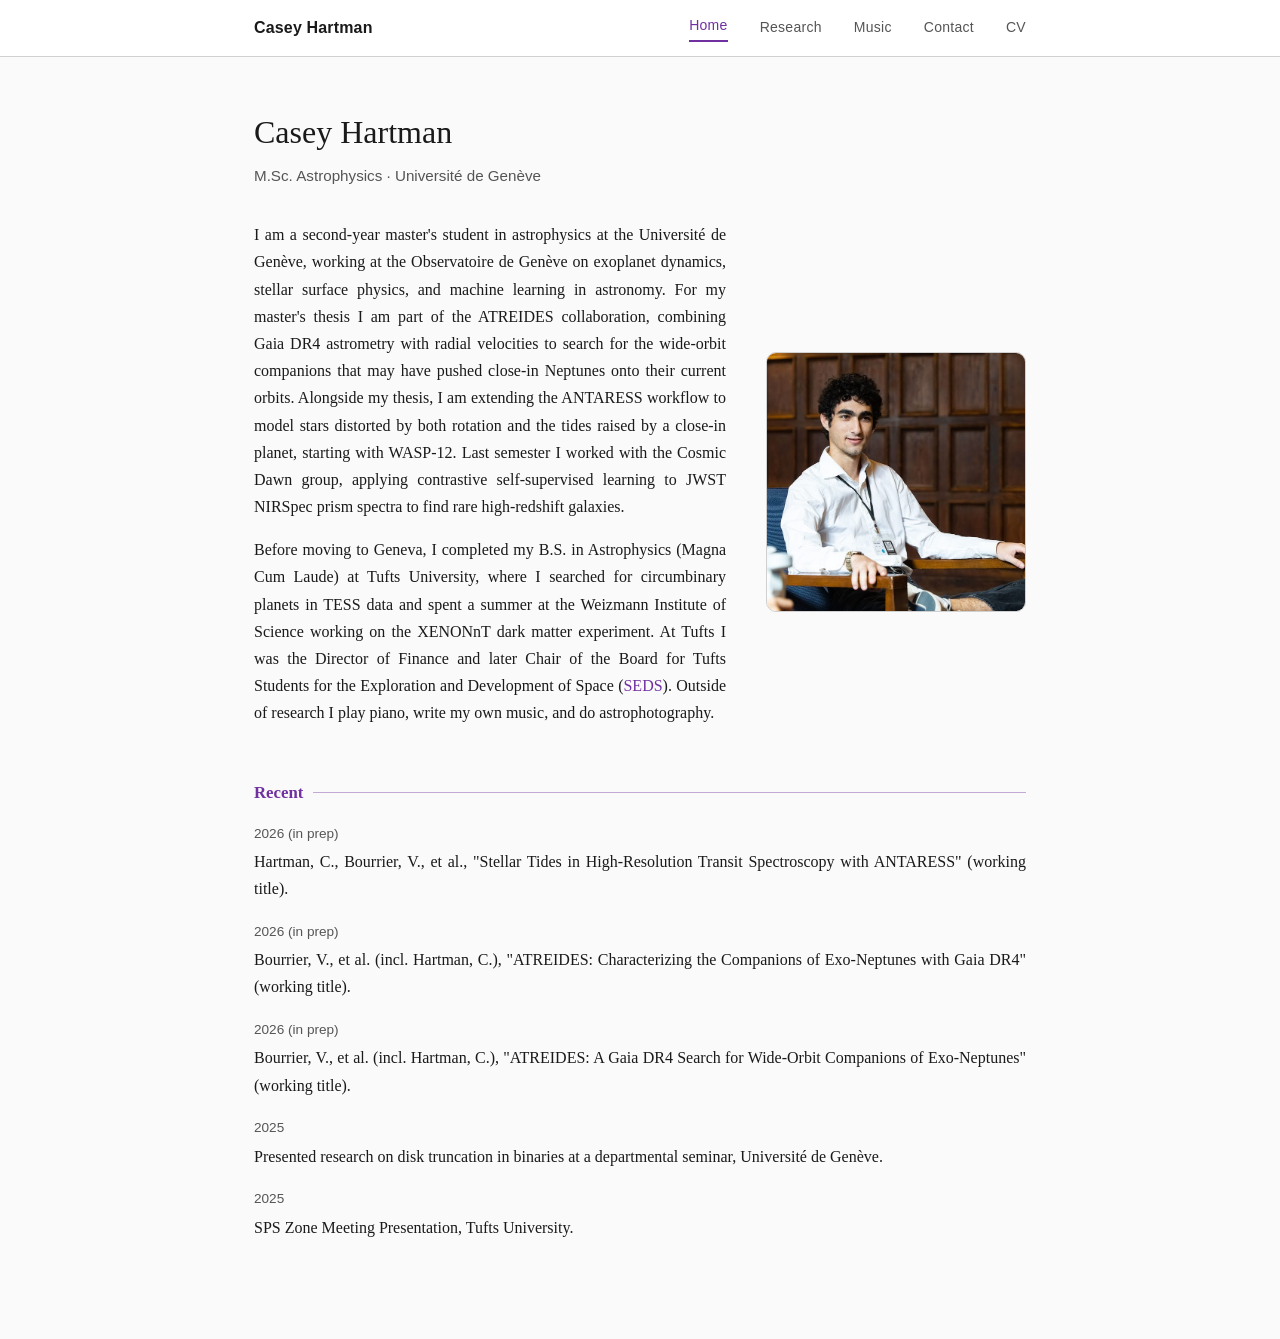
<file: index.html>
<!DOCTYPE html>
<html lang="en">
<head>
  <meta charset="UTF-8">
  <meta name="viewport" content="width=device-width, initial-scale=1.0">
  <title>Casey Hartman</title>
  <link rel="stylesheet" href="css/style.css?v=2">
</head>
<body>

  <nav>
    <div class="nav-inner">
      <a class="site-name" href="index.html">Casey Hartman</a>
      <a class="active" href="index.html">Home</a>
      <a href="research.html">Research</a>
      <a href="music.html">Music</a>
      <a href="contact.html">Contact</a>
      <a href="cv.pdf" target="_blank" rel="noopener">CV</a>
    </div>
  </nav>

  <main>
    <h1>Casey Hartman</h1>
    <p class="subtitle">M.Sc. Astrophysics · Université de Genève</p>

    <div class="intro">
      <div class="intro-text">
        <p>
          I am a second-year master's student in astrophysics at the Université de Genève, working at
          the Observatoire de Genève on exoplanet dynamics, stellar surface physics, and machine learning
          in astronomy. For my master's thesis I am part of the ATREIDES collaboration, combining Gaia DR4
          astrometry with radial velocities to search for the wide-orbit companions that may have pushed
          close-in Neptunes onto their current orbits. Alongside my thesis, I am extending the ANTARESS
          workflow to model stars distorted by both rotation and the tides raised by a close-in planet,
          starting with WASP-12. Last semester I worked with the Cosmic Dawn group, applying contrastive
          self-supervised learning to JWST NIRSpec prism spectra to find rare high-redshift galaxies.
        </p>

        <p>
          Before moving to Geneva, I completed my B.S. in Astrophysics (Magna Cum Laude) at
          Tufts University, where I searched for circumbinary planets in TESS data and spent
          a summer at the Weizmann Institute of Science working on the XENONnT dark matter
          experiment. At Tufts I was the Director of Finance and later Chair of the Board for Tufts
          Students for the Exploration and Development of Space (<a href="https://sedstufts.org/" target="_blank" rel="noopener">SEDS</a>). Outside of research I play
          piano, write my own music, and do astrophotography.
        </p>
      </div>
      <img class="profile-photo" src="photo.jpg" alt="Casey Hartman">
    </div>

    <h2>Recent</h2>

    <div class="cv-entry">
      <div class="cv-meta">2026 (in prep)</div>
      <p>
        Hartman, C., Bourrier, V., et al., "Stellar Tides in High-Resolution Transit Spectroscopy
        with ANTARESS" (working title).
      </p>
    </div>

    <div class="cv-entry">
      <div class="cv-meta">2026 (in prep)</div>
      <p>
        Bourrier, V., et al. (incl. Hartman, C.), "ATREIDES: Characterizing the Companions of
        Exo-Neptunes with Gaia DR4" (working title).
      </p>
    </div>

    <div class="cv-entry">
      <div class="cv-meta">2026 (in prep)</div>
      <p>
        Bourrier, V., et al. (incl. Hartman, C.), "ATREIDES: A Gaia DR4 Search for Wide-Orbit
        Companions of Exo-Neptunes" (working title).
      </p>
    </div>

    <div class="cv-entry">
      <div class="cv-meta">2025</div>
      <p>
        Presented research on disk truncation in binaries at a departmental seminar,
        Université de Genève.
      </p>
    </div>

    <div class="cv-entry">
      <div class="cv-meta">2025</div>
      <p>SPS Zone Meeting Presentation, Tufts University.</p>
    </div>

  </main>

</body>
</html>
</file>
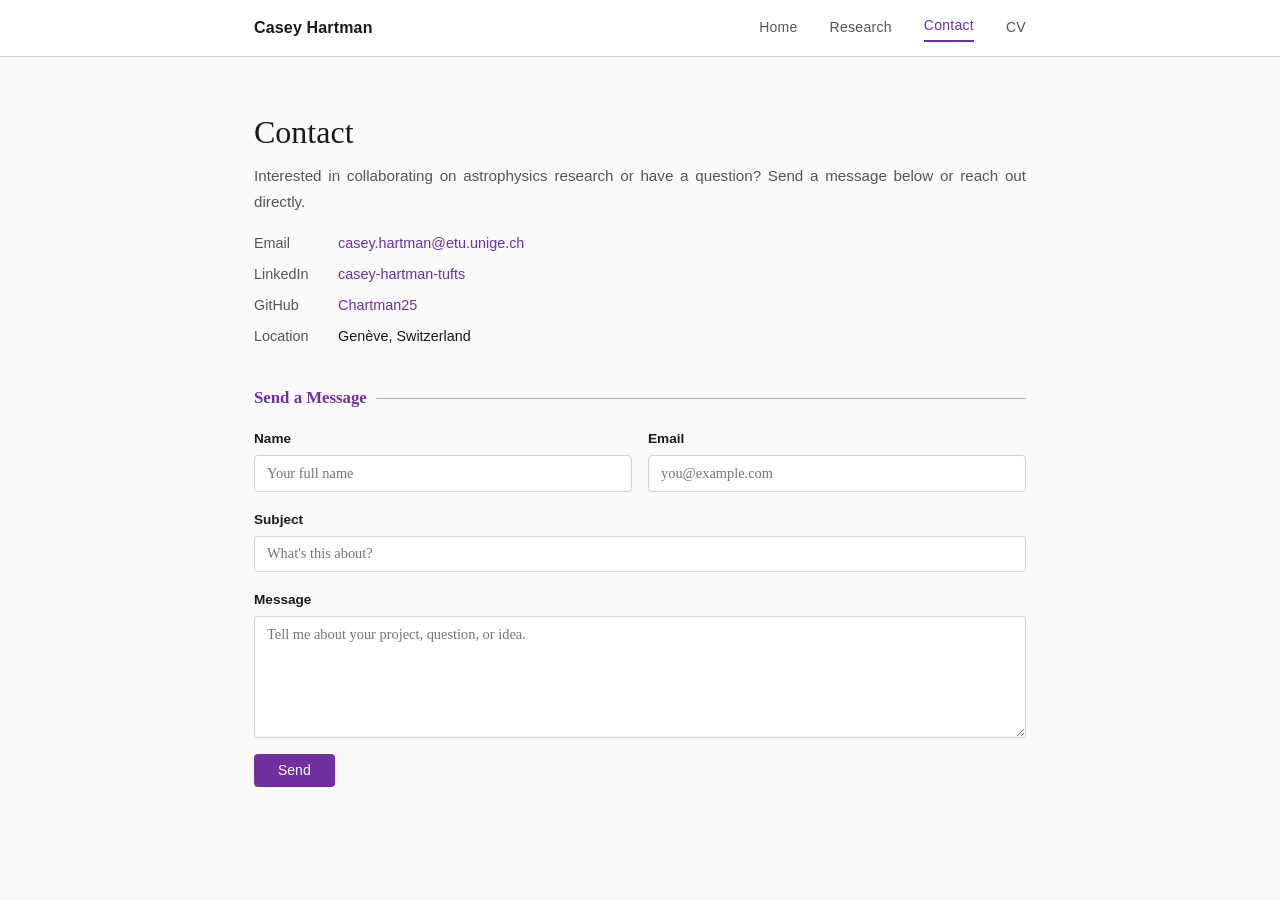
<file: about.html>
<!DOCTYPE html>
<html lang="en">
<head>
  <meta charset="UTF-8">
  <meta name="viewport" content="width=device-width, initial-scale=1.0">
  <title>Contact · Casey Hartman</title>
  <link rel="stylesheet" href="css/style.css">
</head>
<body>

  <nav>
    <div class="nav-inner">
      <a class="site-name" href="index.html">Casey Hartman</a>
      <a href="index.html">Home</a>
      <a href="research.html">Research</a>
      <a class="active" href="about.html">Contact</a>
      <a href="cv.pdf" target="_blank" rel="noopener">CV</a>
    </div>
  </nav>

  <main>
    <div class="contact-hero">
      <div class="contact-intro">
        <h1>Contact</h1>
        <p class="subtitle" style="margin-bottom: 1rem;">Interested in collaborating on astrophysics research or have a question? Send a message below or reach out directly.</p>
        <ul class="contact-list">
          <li><span>Email</span> <a href="mailto:casey.hartman@etu.unige.ch">casey.hartman@etu.unige.ch</a></li>
          <li><span>LinkedIn</span> <a href="https://linkedin.com/in/casey-hartman-tufts" target="_blank" rel="noopener">casey-hartman-tufts</a></li>
          <li><span>GitHub</span> <a href="https://github.com/Chartman25" target="_blank" rel="noopener">Chartman25</a></li>
          <li><span>Location</span> Genève, Switzerland</li>
        </ul>
      </div>
    </div>

    <h2>Send a Message</h2>

    <form class="contact-form" action="https://formspree.io/f/xwvazeya" method="POST">
      <div class="form-row">
        <div class="form-group">
          <label for="name">Name</label>
          <input type="text" id="name" name="name" placeholder="Your full name" required>
        </div>
        <div class="form-group">
          <label for="email">Email</label>
          <input type="email" id="email" name="email" placeholder="you@example.com" required>
        </div>
      </div>
      <div class="form-group">
        <label for="subject">Subject</label>
        <input type="text" id="subject" name="subject" placeholder="What's this about?">
      </div>
      <div class="form-group">
        <label for="message">Message</label>
        <textarea id="message" name="message" rows="6" placeholder="Tell me about your project, question, or idea." required></textarea>
      </div>
      <button type="submit">Send</button>
    </form>

  </main>

</body>
</html>
</file>
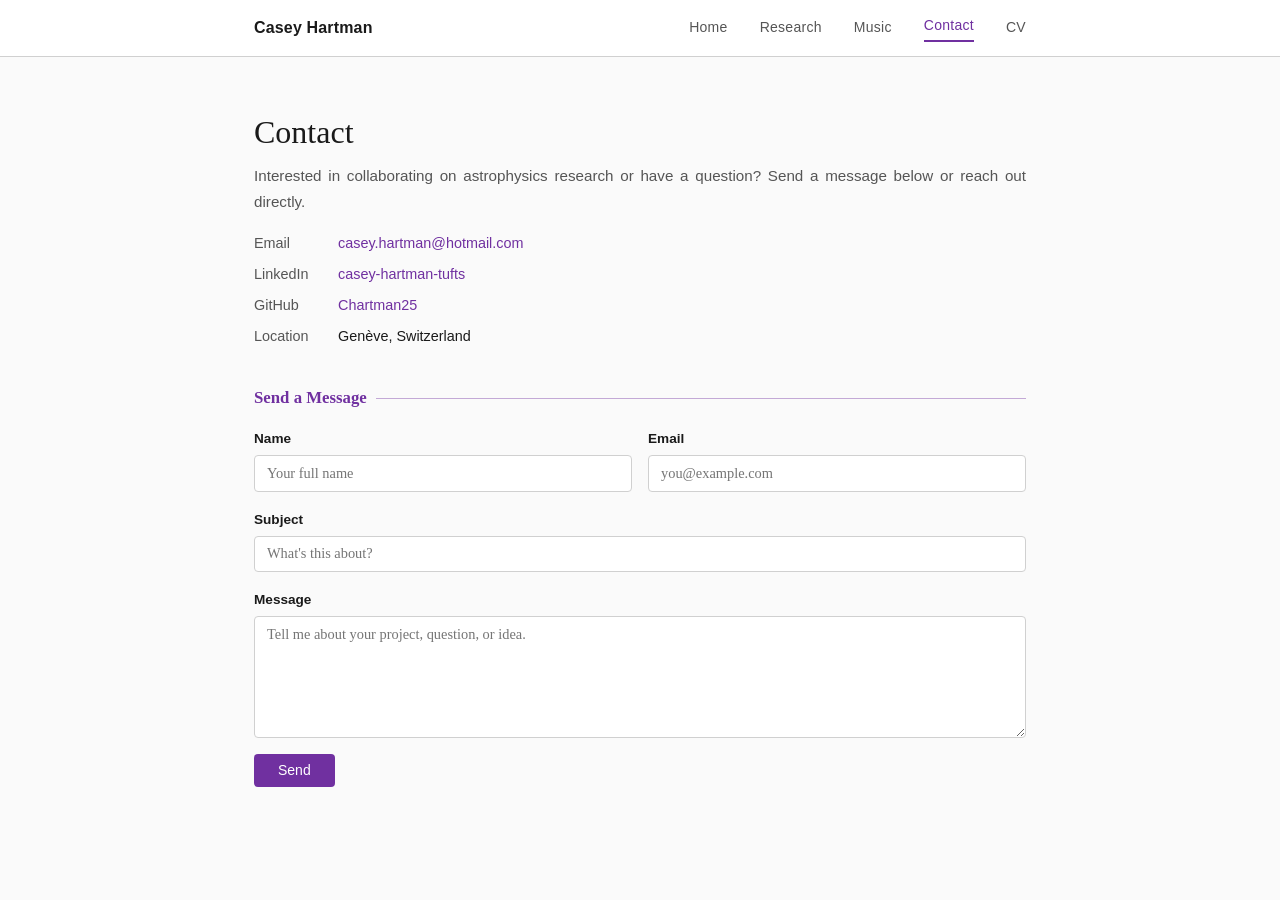
<file: contact.html>
<!DOCTYPE html>
<html lang="en">
<head>
  <meta charset="UTF-8">
  <meta name="viewport" content="width=device-width, initial-scale=1.0">
  <title>Contact · Casey Hartman</title>
  <link rel="stylesheet" href="css/style.css?v=2">
</head>
<body>

  <nav>
    <div class="nav-inner">
      <a class="site-name" href="index.html">Casey Hartman</a>
      <a href="index.html">Home</a>
      <a href="research.html">Research</a>
      <a href="music.html">Music</a>
      <a class="active" href="contact.html">Contact</a>
      <a href="cv.pdf" target="_blank" rel="noopener">CV</a>
    </div>
  </nav>

  <main>
    <div class="contact-hero">
      <div class="contact-intro">
        <h1>Contact</h1>
        <p class="subtitle" style="margin-bottom: 1rem;">Interested in collaborating on astrophysics research or have a question? Send a message below or reach out directly.</p>
        <ul class="contact-list">
          <li><span>Email</span> <a href="mailto:casey.hartman@hotmail.com">casey.hartman@hotmail.com</a></li>
          <li><span>LinkedIn</span> <a href="https://linkedin.com/in/casey-hartman-tufts" target="_blank" rel="noopener">casey-hartman-tufts</a></li>
          <li><span>GitHub</span> <a href="https://github.com/Chartman25" target="_blank" rel="noopener">Chartman25</a></li>
          <li><span>Location</span> Genève, Switzerland</li>
        </ul>
      </div>
    </div>

    <h2>Send a Message</h2>

    <form class="contact-form" action="https://formspree.io/f/xwvazeya" method="POST">
      <div class="form-row">
        <div class="form-group">
          <label for="name">Name</label>
          <input type="text" id="name" name="name" placeholder="Your full name" required>
        </div>
        <div class="form-group">
          <label for="email">Email</label>
          <input type="email" id="email" name="email" placeholder="you@example.com" required>
        </div>
      </div>
      <div class="form-group">
        <label for="subject">Subject</label>
        <input type="text" id="subject" name="subject" placeholder="What's this about?">
      </div>
      <div class="form-group">
        <label for="message">Message</label>
        <textarea id="message" name="message" rows="6" placeholder="Tell me about your project, question, or idea." required></textarea>
      </div>
      <button type="submit">Send</button>
    </form>

  </main>

</body>
</html>
</file>
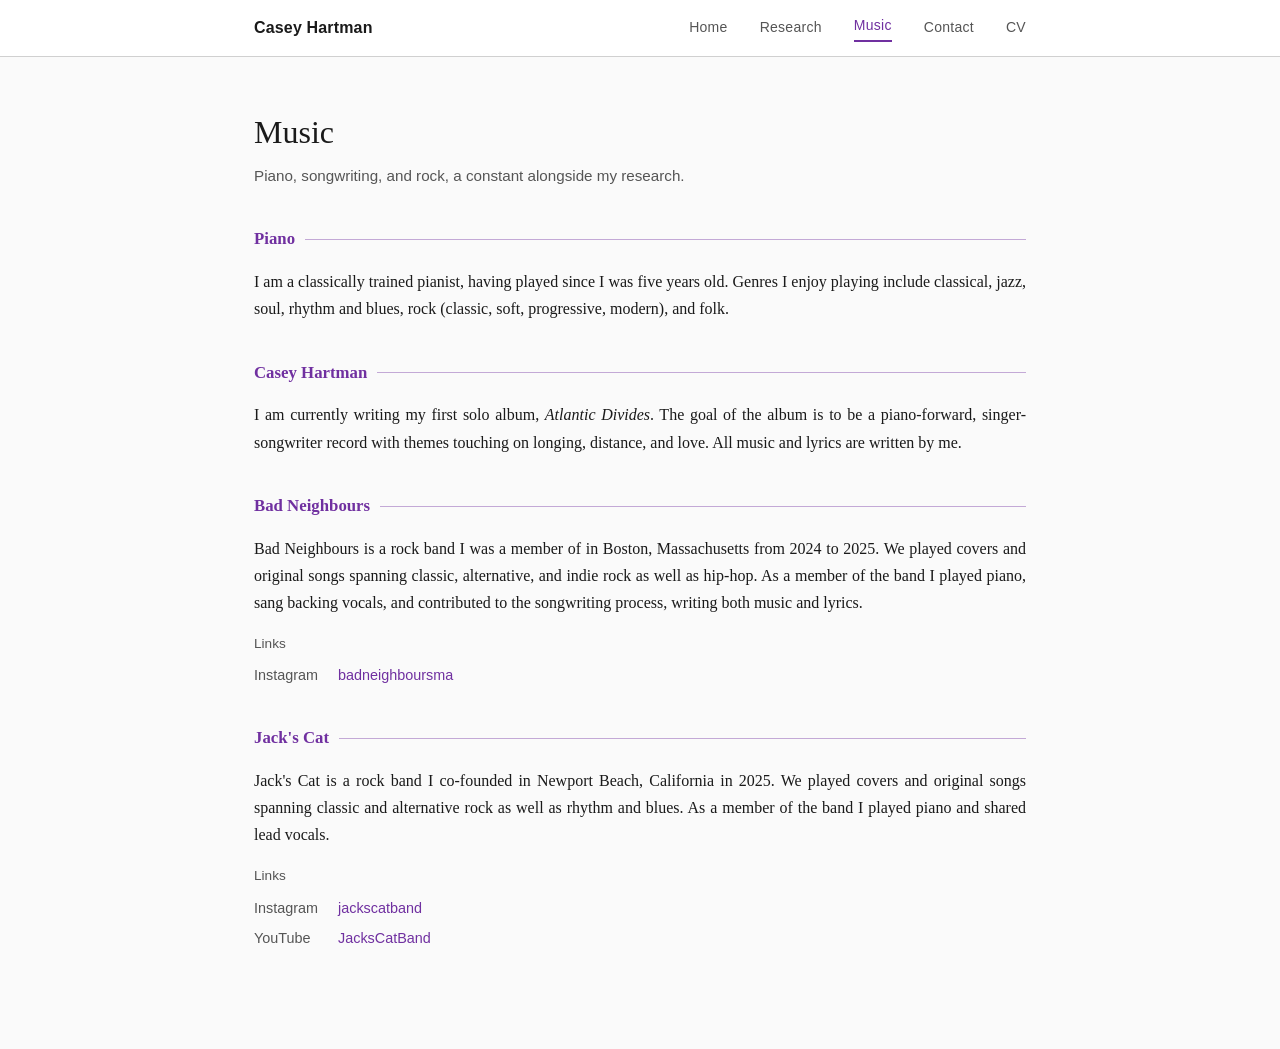
<file: music.html>
<!DOCTYPE html>
<html lang="en">
<head>
  <meta charset="UTF-8">
  <meta name="viewport" content="width=device-width, initial-scale=1.0">
  <title>Music · Casey Hartman</title>
  <link rel="stylesheet" href="css/style.css?v=2">
</head>
<body>

  <nav>
    <div class="nav-inner">
      <a class="site-name" href="index.html">Casey Hartman</a>
      <a href="index.html">Home</a>
      <a href="research.html">Research</a>
      <a class="active" href="music.html">Music</a>
      <a href="contact.html">Contact</a>
      <a href="cv.pdf" target="_blank" rel="noopener">CV</a>
    </div>
  </nav>

  <main>
    <h1>Music</h1>
    <p class="subtitle">Piano, songwriting, and rock, a constant alongside my research.</p>

    <h2>Piano</h2>

    <p>
      I am a classically trained pianist, having played since I was five years old.
      Genres I enjoy playing include classical, jazz, soul, rhythm and blues, rock (classic,
      soft, progressive, modern), and folk.
    </p>

    <h2>Casey Hartman</h2>

    <p>
      I am currently writing my first solo album, <em>Atlantic Divides</em>. The goal of the
      album is to be a piano-forward, singer-songwriter record with themes touching on longing,
      distance, and love. All music and lyrics are written by me.
    </p>

    <h2>Bad Neighbours</h2>

    <p>
      Bad Neighbours is a rock band I was a member of in Boston, Massachusetts from 2024 to 2025.
      We played covers and original songs spanning classic, alternative, and indie rock as well as
      hip-hop. As a member of the band I played piano, sang backing vocals, and contributed to the
      songwriting process, writing both music and lyrics.
    </p>

    <div class="cv-entry">
      <div class="cv-meta">Links</div>
      <ul class="contact-list">
        <li><span>Instagram</span> <a href="https://www.instagram.com/badneighboursma" target="_blank" rel="noopener">badneighboursma</a></li>
      </ul>
    </div>

    <h2>Jack's Cat</h2>

    <p>
      Jack's Cat is a rock band I co-founded in Newport Beach, California in 2025. We played covers
      and original songs spanning classic and alternative rock as well as rhythm and blues. As a
      member of the band I played piano and shared lead vocals.
    </p>

    <div class="cv-entry">
      <div class="cv-meta">Links</div>
      <ul class="contact-list">
        <li><span>Instagram</span> <a href="https://www.instagram.com/jackscatband" target="_blank" rel="noopener">jackscatband</a></li>
        <li><span>YouTube</span> <a href="https://www.youtube.com/@JacksCatBand" target="_blank" rel="noopener">JacksCatBand</a></li>
      </ul>
    </div>

  </main>

</body>
</html>
</file>
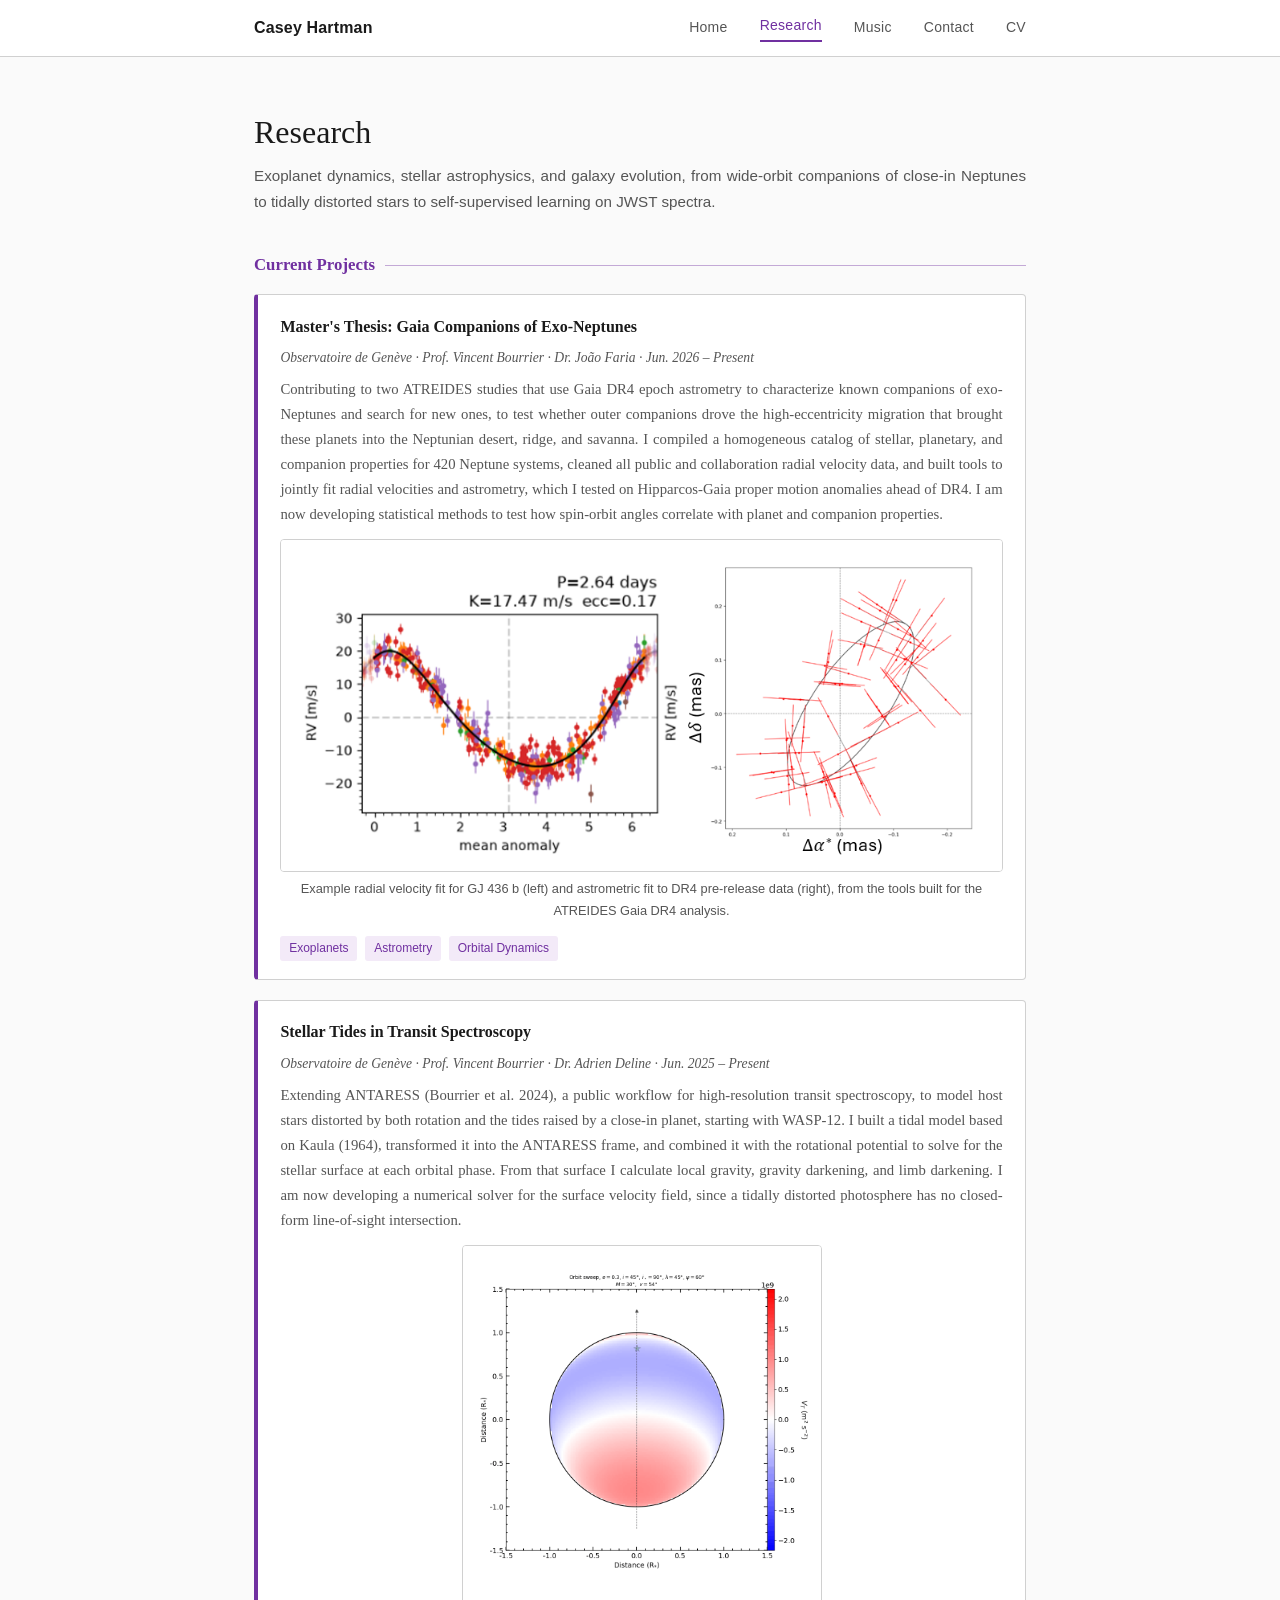
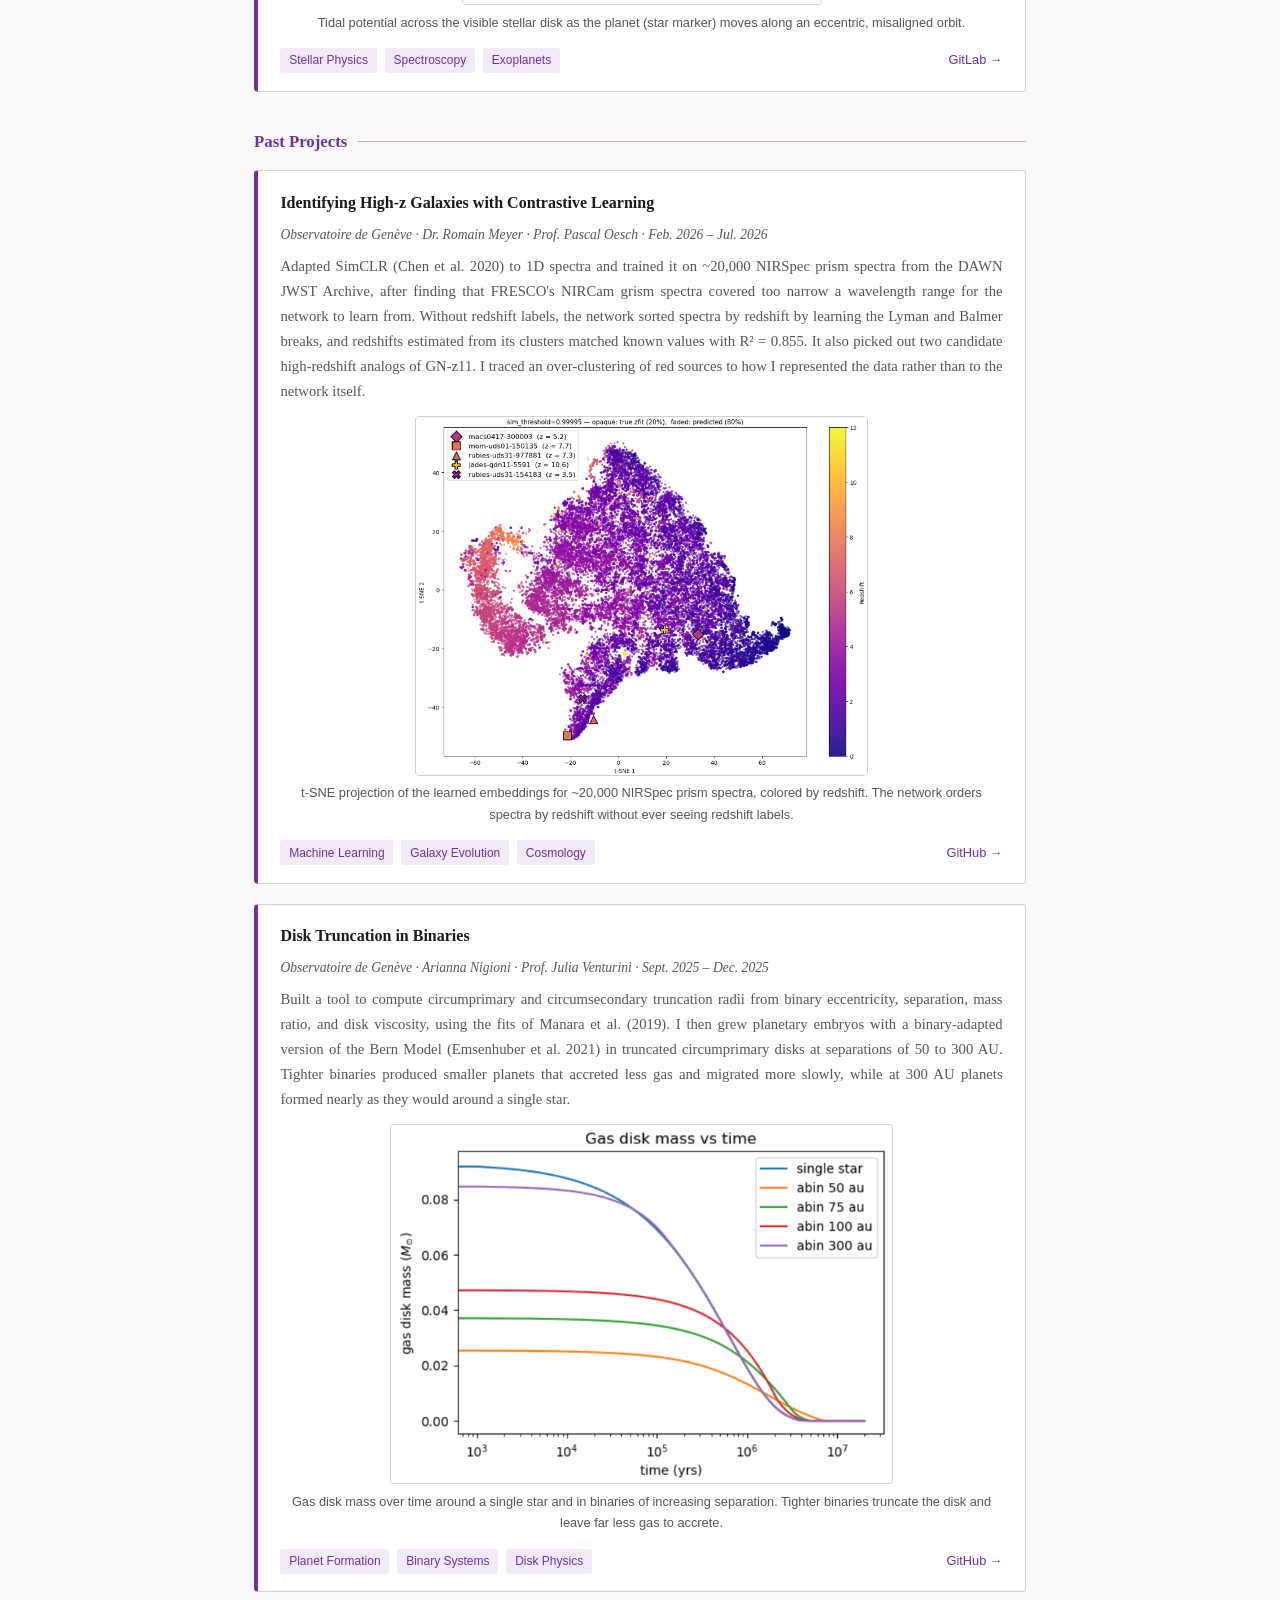
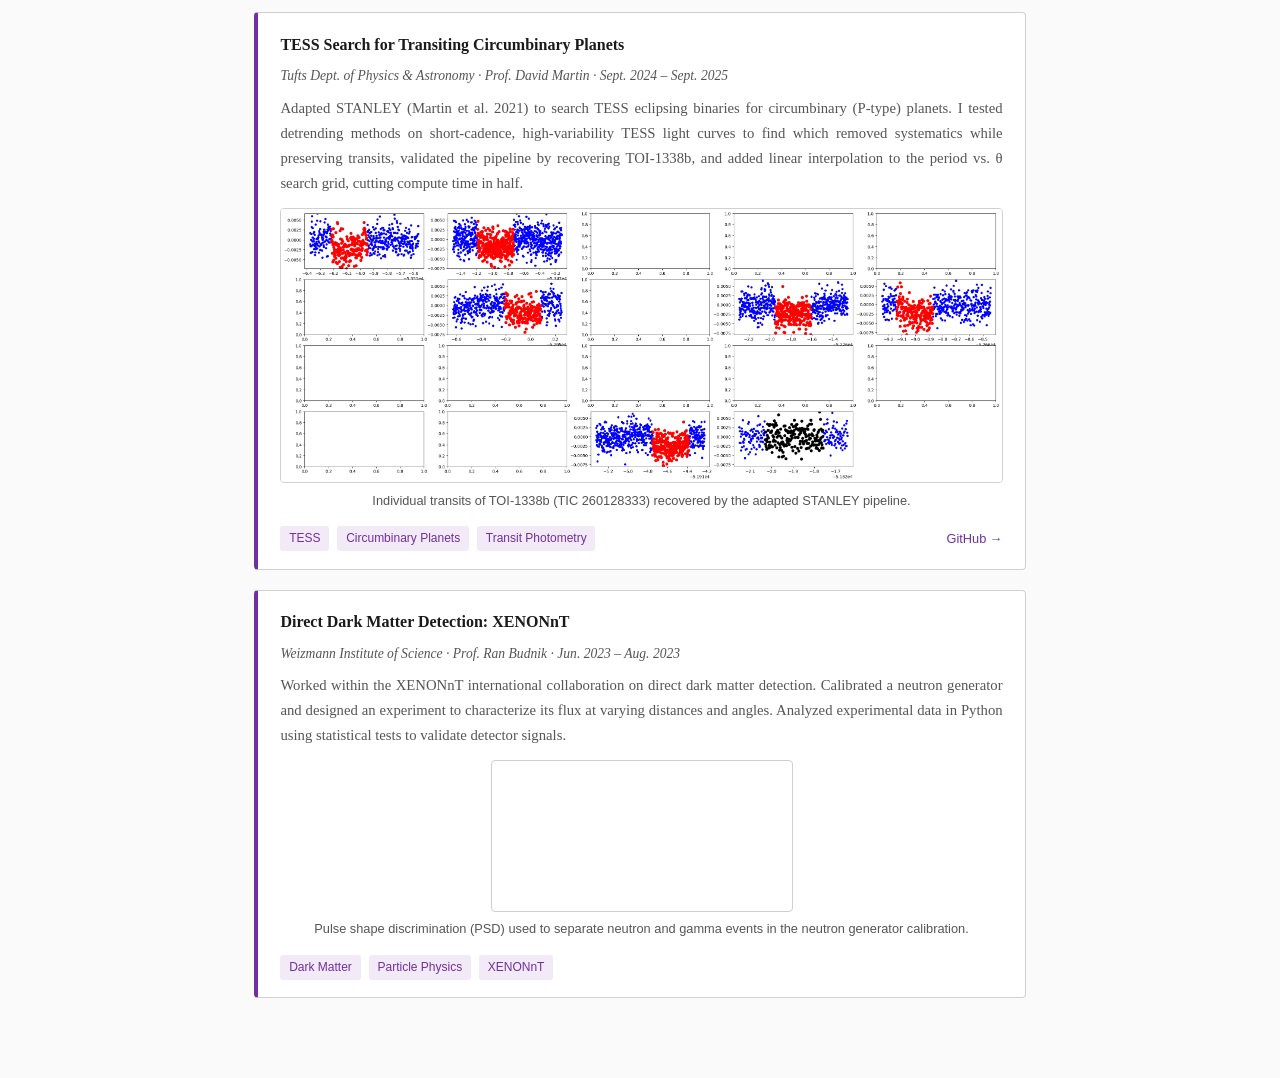
<file: research.html>
<!DOCTYPE html>
<html lang="en">
<head>
  <meta charset="UTF-8">
  <meta name="viewport" content="width=device-width, initial-scale=1.0">
  <title>Research · Casey Hartman</title>
  <link rel="stylesheet" href="css/style.css?v=2">
</head>
<body>

  <nav>
    <div class="nav-inner">
      <a class="site-name" href="index.html">Casey Hartman</a>
      <a href="index.html">Home</a>
      <a class="active" href="research.html">Research</a>
      <a href="music.html">Music</a>
      <a href="contact.html">Contact</a>
      <a href="cv.pdf" target="_blank" rel="noopener">CV</a>
    </div>
  </nav>

  <main>
    <h1>Research</h1>
    <p class="subtitle">
      Exoplanet dynamics, stellar astrophysics, and galaxy evolution, from wide-orbit companions of
      close-in Neptunes to tidally distorted stars to self-supervised learning on JWST spectra.
    </p>

    <h2>Current Projects</h2>
    <div class="project-list">

      <div class="project-card">
        <h3>Master's Thesis: Gaia Companions of Exo-Neptunes</h3>
        <div class="card-meta">Observatoire de Genève · Prof. Vincent Bourrier · Dr. João Faria · Jun. 2026 – Present</div>
        <p>
          Contributing to two ATREIDES studies that use Gaia DR4 epoch astrometry to characterize known
          companions of exo-Neptunes and search for new ones, to test whether outer companions drove the
          high-eccentricity migration that brought these planets into the Neptunian desert, ridge, and
          savanna. I compiled a homogeneous catalog of stellar, planetary, and companion properties for
          420 Neptune systems, cleaned all public and collaboration radial velocity data, and built tools
          to jointly fit radial velocities and astrometry, which I tested on Hipparcos-Gaia proper motion
          anomalies ahead of DR4. I am now developing statistical methods to test how spin-orbit angles
          correlate with planet and companion properties.
        </p>
        <figure class="project-fig">
          <img src="images/gaia_neptunes.png" alt="Phase-folded radial velocity curve with a Keplerian fit (left) and astrometric orbit with Gaia scan-direction measurements (right)" loading="lazy">
          <figcaption>Example radial velocity fit for GJ 436 b (left) and astrometric fit to DR4 pre-release data (right), from the tools built for the ATREIDES Gaia DR4 analysis.</figcaption>
        </figure>
        <div class="tag-row">
          <span class="tag">Exoplanets</span>
          <span class="tag">Astrometry</span>
          <span class="tag">Orbital Dynamics</span>
        </div>
      </div>

      <div class="project-card">
        <h3>Stellar Tides in Transit Spectroscopy</h3>
        <div class="card-meta">Observatoire de Genève · Prof. Vincent Bourrier · Dr. Adrien Deline · Jun. 2025 – Present</div>
        <p>
          Extending ANTARESS (Bourrier et al. 2024), a public workflow for high-resolution transit
          spectroscopy, to model host stars distorted by both rotation and the tides raised by a close-in
          planet, starting with WASP-12. I built a tidal model based on Kaula (1964), transformed it into
          the ANTARESS frame, and combined it with the rotational potential to solve for the stellar
          surface at each orbital phase. From that surface I calculate local gravity, gravity darkening,
          and limb darkening. I am now developing a numerical solver for the surface velocity field, since
          a tidally distorted photosphere has no closed-form line-of-sight intersection.
        </p>
        <figure class="project-fig">
          <img src="images/antaress_tides.gif" alt="Animated map of the tidal potential across the stellar disk as a planet moves along its orbit" loading="lazy">
          <figcaption>Tidal potential across the visible stellar disk as the planet (star marker) moves along an eccentric, misaligned orbit.</figcaption>
        </figure>
        <div class="tag-row">
          <span class="tag">Stellar Physics</span>
          <span class="tag">Spectroscopy</span>
          <span class="tag">Exoplanets</span>
          <a class="gh-link" href="https://gitlab.unige.ch/spice_dune/antaress" target="_blank" rel="noopener">GitLab →</a>
        </div>
      </div>

    </div>

    <h2>Past Projects</h2>
    <div class="project-list">

      <div class="project-card">
        <h3>Identifying High-z Galaxies with Contrastive Learning</h3>
        <div class="card-meta">Observatoire de Genève · Dr. Romain Meyer · Prof. Pascal Oesch · Feb. 2026 – Jul. 2026</div>
        <p>
          Adapted SimCLR (Chen et al. 2020) to 1D spectra and trained it on ~20,000 NIRSpec prism spectra
          from the DAWN JWST Archive, after finding that FRESCO's NIRCam grism spectra covered too narrow a
          wavelength range for the network to learn from. Without redshift labels, the network sorted
          spectra by redshift by learning the Lyman and Balmer breaks, and redshifts estimated from its
          clusters matched known values with R² = 0.855. It also picked out two candidate high-redshift
          analogs of GN-z11. I traced an over-clustering of red sources to how I represented the data
          rather than to the network itself.
        </p>
        <figure class="project-fig">
          <img src="images/simclr_jwst.png" alt="t-SNE map of contrastive-learning embeddings for JWST NIRSpec prism spectra, colored by redshift, with notable sources marked" loading="lazy">
          <figcaption>t-SNE projection of the learned embeddings for ~20,000 NIRSpec prism spectra, colored by redshift. The network orders spectra by redshift without ever seeing redshift labels.</figcaption>
        </figure>
        <div class="tag-row">
          <span class="tag">Machine Learning</span>
          <span class="tag">Galaxy Evolution</span>
          <span class="tag">Cosmology</span>
          <a class="gh-link" href="https://github.com/Chartman25/glq_mpia" target="_blank" rel="noopener">GitHub →</a>
        </div>
      </div>

      <div class="project-card">
        <h3>Disk Truncation in Binaries</h3>
        <div class="card-meta">Observatoire de Genève · Arianna Nigioni · Prof. Julia Venturini · Sept. 2025 – Dec. 2025</div>
        <p>
          Built a tool to compute circumprimary and circumsecondary truncation radii from binary
          eccentricity, separation, mass ratio, and disk viscosity, using the fits of Manara et al. (2019).
          I then grew planetary embryos with a binary-adapted version of the Bern Model (Emsenhuber et al.
          2021) in truncated circumprimary disks at separations of 50 to 300 AU. Tighter binaries produced
          smaller planets that accreted less gas and migrated more slowly, while at 300 AU planets formed
          nearly as they would around a single star.
        </p>
        <figure class="project-fig">
          <img src="images/disk_truncation.png" alt="Gas disk mass versus time for a single star and for binaries with separations of 50, 75, 100, and 300 au" loading="lazy">
          <figcaption>Gas disk mass over time around a single star and in binaries of increasing separation. Tighter binaries truncate the disk and leave far less gas to accrete.</figcaption>
        </figure>
        <div class="tag-row">
          <span class="tag">Planet Formation</span>
          <span class="tag">Binary Systems</span>
          <span class="tag">Disk Physics</span>
          <a class="gh-link" href="https://github.com/Chartman25/UnigeMasters/tree/main/Astrophysics_Lab_Disc_Truncation" target="_blank" rel="noopener">GitHub →</a>
        </div>
      </div>

      <div class="project-card">
        <h3>TESS Search for Transiting Circumbinary Planets</h3>
        <div class="card-meta">Tufts Dept. of Physics &amp; Astronomy · Prof. David Martin · Sept. 2024 – Sept. 2025</div>
        <p>
          Adapted STANLEY (Martin et al. 2021) to search TESS eclipsing binaries for circumbinary (P-type)
          planets. I tested detrending methods on short-cadence, high-variability TESS light curves to find
          which removed systematics while preserving transits, validated the pipeline by recovering
          TOI-1338b, and added linear interpolation to the period vs. θ search grid, cutting compute time
          in half.
        </p>
        <figure class="project-fig">
          <img src="images/tess_cbp.png" alt="Grid of TESS light-curve segments around individual transits of a circumbinary planet, with in-transit points highlighted" loading="lazy">
          <figcaption>Individual transits of TOI-1338b (TIC 260128333) recovered by the adapted STANLEY pipeline.</figcaption>
        </figure>
        <div class="tag-row">
          <span class="tag">TESS</span>
          <span class="tag">Circumbinary Planets</span>
          <span class="tag">Transit Photometry</span>
          <a class="gh-link" href="https://github.com/TKleanthousT/stanley_cbp" target="_blank" rel="noopener">GitHub →</a>
        </div>
      </div>

      <div class="project-card">
        <h3>Direct Dark Matter Detection: XENONnT</h3>
        <div class="card-meta">Weizmann Institute of Science · Prof. Ran Budnik · Jun. 2023 – Aug. 2023</div>
        <p>
          Worked within the XENONnT international collaboration on direct dark matter detection.
          Calibrated a neutron generator and designed an experiment to characterize its flux at
          varying distances and angles. Analyzed experimental data in Python using statistical
          tests to validate detector signals.
        </p>
        <figure class="project-fig">
          <video src="images/xenonnt.mp4" autoplay loop muted playsinline aria-label="Animation of pulse shape discrimination separating neutron and gamma events"></video>
          <figcaption>Pulse shape discrimination (PSD) used to separate neutron and gamma events in the neutron generator calibration.</figcaption>
        </figure>
        <div class="tag-row">
          <span class="tag">Dark Matter</span>
          <span class="tag">Particle Physics</span>
          <span class="tag">XENONnT</span>
        </div>
      </div>

    </div>
  </main>

</body>
</html>
</file>
<file: css/style.css>
*, *::before, *::after {
  box-sizing: border-box;
  margin: 0;
  padding: 0;
}

:root {
  --accent: #7030a0;
  --accent-light: #f3eaf8;
  --text: #1a1a1a;
  --text-muted: #555;
  --border: #d0d0d0;
  --bg: #fafafa;
  --max-width: 820px;
}

body {
  font-family: "Georgia", serif;
  font-size: 1rem;
  line-height: 1.7;
  color: var(--text);
  background: var(--bg);
}

/* ── Navigation ── */
nav {
  border-bottom: 1px solid var(--border);
  background: #fff;
}

nav .nav-inner {
  max-width: var(--max-width);
  margin: 0 auto;
  padding: 0 1.5rem;
  display: flex;
  align-items: center;
  gap: 2rem;
  height: 56px;
}

nav .site-name {
  font-size: 1rem;
  font-weight: bold;
  color: var(--text);
  text-decoration: none;
  margin-right: auto;
  letter-spacing: 0.01em;
}

nav a {
  font-family: "Helvetica Neue", Arial, sans-serif;
  font-size: 0.875rem;
  color: var(--text-muted);
  text-decoration: none;
  letter-spacing: 0.02em;
}

nav a:hover,
nav a.active {
  color: var(--accent);
}

nav a.active {
  border-bottom: 2px solid var(--accent);
  padding-bottom: 2px;
}

/* ── Page layout ── */
main {
  max-width: var(--max-width);
  margin: 0 auto;
  padding: 3rem 1.5rem 5rem;
}

h1 {
  font-size: 2rem;
  font-weight: normal;
  margin-bottom: 0.25rem;
  color: var(--text);
}

/* Section headers with extending rule — matches CV style */
h2 {
  font-size: 1.05rem;
  font-weight: bold;
  color: var(--accent);
  font-family: "Georgia", serif;
  margin-top: 2.25rem;
  margin-bottom: 0.9rem;
  display: flex;
  align-items: center;
  gap: 0.6rem;
}

h2::after {
  content: "";
  flex: 1;
  height: 1px;
  background: var(--accent);
  opacity: 0.4;
}

h3 {
  font-size: 1rem;
  font-weight: bold;
  color: var(--text);
  margin-bottom: 0.1rem;
}

p {
  margin-bottom: 1rem;
  color: var(--text);
  text-align: justify;
}

a {
  color: var(--accent);
  text-decoration: none;
}

a:hover {
  text-decoration: underline;
}

.subtitle {
  font-size: 0.95rem;
  color: var(--text-muted);
  margin-bottom: 2rem;
  font-family: "Helvetica Neue", Arial, sans-serif;
}

/* ── Research cards ── */
.project-list {
  display: flex;
  flex-direction: column;
  gap: 1.25rem;
  margin-top: 0.5rem;
}

.project-card {
  background: #fff;
  border: 1px solid var(--border);
  border-left: 4px solid var(--accent);
  border-radius: 4px;
  padding: 1.1rem 1.4rem;
}

.project-card h3 {
  margin-bottom: 0.4rem;
}

.project-card .card-meta {
  font-size: 0.85rem;
  color: var(--text-muted);
  font-style: italic;
  margin-bottom: 0.5rem;
}

.project-card p {
  font-size: 0.92rem;
  margin-bottom: 0.75rem;
  color: var(--text-muted);
}

.project-fig {
  margin: 0.25rem 0 0.9rem;
  text-align: center;
}

.project-fig img,
.project-fig video {
  display: block;
  max-width: 100%;
  max-height: 360px;
  margin: 0 auto;
  border: 1px solid var(--border);
  border-radius: 4px;
}

.project-fig figcaption {
  font-family: "Helvetica Neue", Arial, sans-serif;
  font-size: 0.8rem;
  color: var(--text-muted);
  margin-top: 0.4rem;
}

.project-card .tag-row {
  display: flex;
  flex-wrap: wrap;
  gap: 0.5rem;
  align-items: center;
}

.tag {
  font-family: "Helvetica Neue", Arial, sans-serif;
  font-size: 0.75rem;
  background: var(--accent-light);
  color: var(--accent);
  border-radius: 3px;
  padding: 0.15rem 0.55rem;
}

.gh-link {
  font-family: "Helvetica Neue", Arial, sans-serif;
  font-size: 0.8rem;
  color: var(--accent);
  text-decoration: none;
  margin-left: auto;
}

.gh-link:hover {
  text-decoration: underline;
}

/* ── Home intro layout ── */
.intro {
  display: flex;
  align-items: center;
  gap: 2.5rem;
  margin-bottom: 0.5rem;
}

.intro-text {
  flex: 1;
}

.profile-photo {
  width: 260px;
  height: 260px;
  object-fit: cover;
  object-position: center;
  border-radius: 10px;
  border: 1px solid var(--border);
  flex-shrink: 0;
  align-self: center;
}

/* ── News / CV entries ── */
.cv-entry {
  margin-bottom: 1.1rem;
}

.cv-entry .cv-meta {
  font-family: "Helvetica Neue", Arial, sans-serif;
  font-size: 0.85rem;
  color: var(--text-muted);
  margin-bottom: 0.2rem;
}

/* ── Contact form ── */
.contact-hero {
  display: flex;
  align-items: flex-start;
  gap: 3rem;
  margin-bottom: 0.5rem;
}

.contact-intro {
  flex: 1;
}

.contact-form {
  display: flex;
  flex-direction: column;
  gap: 1rem;
  margin-top: 0.5rem;
}

.form-row {
  display: flex;
  gap: 1rem;
}

.form-row .form-group {
  flex: 1;
}

.form-group {
  display: flex;
  flex-direction: column;
  gap: 0.3rem;
}

.form-group label {
  font-family: "Helvetica Neue", Arial, sans-serif;
  font-size: 0.85rem;
  font-weight: bold;
  color: var(--text);
}

.form-group input,
.form-group textarea {
  font-family: "Georgia", serif;
  font-size: 0.9rem;
  padding: 0.55rem 0.75rem;
  border: 1px solid var(--border);
  border-radius: 4px;
  background: #fff;
  color: var(--text);
  transition: border-color 0.15s;
  resize: vertical;
}

.form-group input:focus,
.form-group textarea:focus {
  outline: none;
  border-color: var(--accent);
}

.contact-form button {
  align-self: flex-start;
  font-family: "Helvetica Neue", Arial, sans-serif;
  font-size: 0.875rem;
  background: var(--accent);
  color: #fff;
  border: none;
  border-radius: 4px;
  padding: 0.55rem 1.5rem;
  cursor: pointer;
  transition: opacity 0.15s;
}

.contact-form button:hover {
  opacity: 0.85;
}

/* ── Contact list ── */
.contact-list {
  list-style: none;
  font-family: "Helvetica Neue", Arial, sans-serif;
  font-size: 0.9rem;
  display: flex;
  flex-direction: column;
  gap: 0.4rem;
  margin-top: 0.5rem;
}

.contact-list li span {
  display: inline-block;
  width: 5rem;
  color: var(--text-muted);
}
</file>
